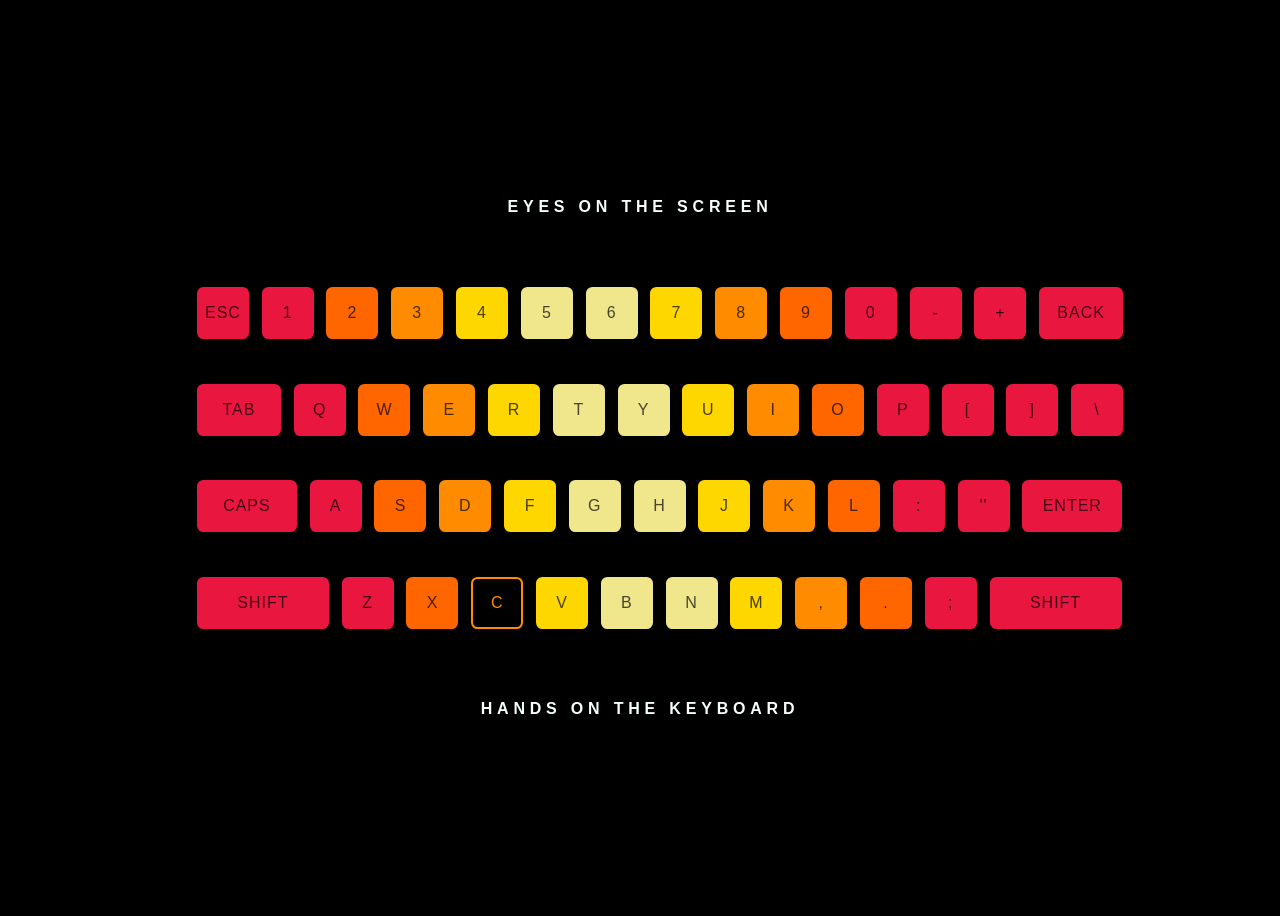
<file: index.html>
<!DOCTYPE html>
<html>

<head>
  <meta charset="UTF-8">
  <meta name="viewport" content="width=device-width, initial-scale=1">
  <title>Anonymous_Cod3r - Keyboard Hero</title>
  <link rel="stylesheet" href="./key.css">
</head>

<body>
  <h1 class="title">Eyes on the screen</h1>
  <div class="keyboard">
    <ul class="row row-0">
      <li class="pinky" id="esc">ESC</li>
      <li class="pinky" id="1">1</li>
      <li class="ring" id="2">2</li>
      <li class="middle" id="3">3</li>
      <li class="pointer1st" id="4">4</li>
      <li class="pointer2nd" id="5">5</li>
      <li class="pointer2nd" id="6">6</li>
      <li class="pointer1st" id="7">7</li>
      <li class="middle" id="8">8</li>
      <li class="ring" id="9">9</li>
      <li class="pinky" id="10">0</li>
      <li class="pinky">-</li>
      <li class="pinky">+</li>
      <li class="pinky" id="back">BACK</li>
    </ul>
    <ul class="row row-1">
      <li class="pinky" id="tab">TAB</li>
      <li class="pinky" id="Q">Q</li>
      <li class="ring" id="W">W</li>
      <li class="middle" id="E">E</li>
      <li class="pointer1st" id="R">R</li>
      <li class="pointer2nd" id="T">T</li>
      <li class="pointer2nd" id="Y">Y</li>
      <li class="pointer1st" id="U">U</li>
      <li class="middle" id="I">I</li>
      <li class="ring" id="O">O</li>
      <li class="pinky" id="P">P</li>
      <li class="pinky">[</li>
      <li class="pinky">]</li>
      <li class="pinky">\</li>
    </ul>
    <ul class="row row-2">
      <li class="pinky" id="caps">CAPS</li>
      <li class="pinky" id="A">A</li>
      <li class="ring" id="S">S</li>
      <li class="middle" id="D">D</li>
      <li class="pointer1st" id="F">F</li>
      <li class="pointer2nd" id="G">G</li>
      <li class="pointer2nd" id="H">H</li>
      <li class="pointer1st" id="J">J</li>
      <li class="middle" id="K">K</li>
      <li class="ring" id="L">L</li>
      <li class="pinky">:</li>
      <li class="pinky">''</li>
      <li class="pinky" id="enter">ENTER</li>
    </ul>
    <ul class="row row-3">
      <li class="pinky" id="left-shift">SHIFT</li>
      <li class="pinky" id="Z">Z</li>
      <li class="ring" id="X">X</li>
      <li class="middle" id="C">C</li>
      <li class="pointer1st" id="V">V</li>
      <li class="pointer2nd" id="B">B</li>
      <li class="pointer2nd" id="N">N</li>
      <li class="pointer1st" id="M">M</li>
      <li class="middle">,</li>
      <li class="ring">.</li>
      <li class="pinky">;</li>
      <li class="pinky" id="right-shift">SHIFT</li>
    </ul>
  </div>
  <h1 class="title">Hands on the keyboard</h1>
  <script src="./key.js"></script>
</body>

</html>
</file>
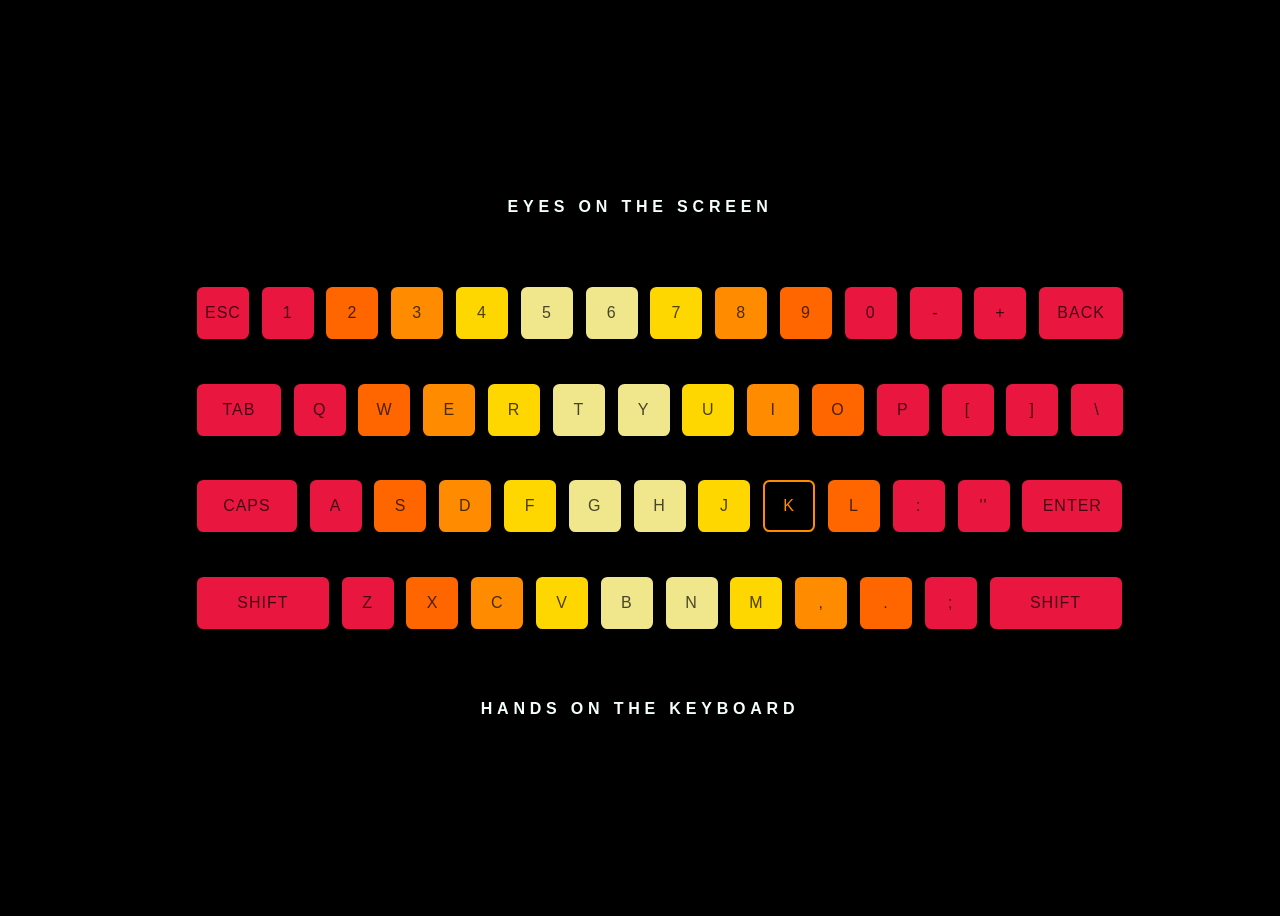
<file: key.html>
<!DOCTYPE html>
<html>

<head>
  <meta charset="UTF-8">
  <meta name="viewport" content="width=device-width, initial-scale=1">
  <title>Anonymous_Cod3r - Keyboard Hero</title>
  <link rel="stylesheet" href="./key.css">
</head>

<body>
  <h1 class="title">Eyes on the screen</h1>
  <div class="keyboard">
    <ul class="row row-0">
      <li class="pinky" id="esc">ESC</li>
      <li class="pinky" id="1">1</li>
      <li class="ring" id="2">2</li>
      <li class="middle" id="3">3</li>
      <li class="pointer1st" id="4">4</li>
      <li class="pointer2nd" id="5">5</li>
      <li class="pointer2nd" id="6">6</li>
      <li class="pointer1st" id="7">7</li>
      <li class="middle" id="8">8</li>
      <li class="ring" id="9">9</li>
      <li class="pinky" id="10">0</li>
      <li class="pinky">-</li>
      <li class="pinky">+</li>
      <li class="pinky" id="back">BACK</li>
    </ul>
    <ul class="row row-1">
      <li class="pinky" id="tab">TAB</li>
      <li class="pinky" id="Q">Q</li>
      <li class="ring" id="W">W</li>
      <li class="middle" id="E">E</li>
      <li class="pointer1st" id="R">R</li>
      <li class="pointer2nd" id="T">T</li>
      <li class="pointer2nd" id="Y">Y</li>
      <li class="pointer1st" id="U">U</li>
      <li class="middle" id="I">I</li>
      <li class="ring" id="O">O</li>
      <li class="pinky" id="P">P</li>
      <li class="pinky">[</li>
      <li class="pinky">]</li>
      <li class="pinky">\</li>
    </ul>
    <ul class="row row-2">
      <li class="pinky" id="caps">CAPS</li>
      <li class="pinky" id="A">A</li>
      <li class="ring" id="S">S</li>
      <li class="middle" id="D">D</li>
      <li class="pointer1st" id="F">F</li>
      <li class="pointer2nd" id="G">G</li>
      <li class="pointer2nd" id="H">H</li>
      <li class="pointer1st" id="J">J</li>
      <li class="middle" id="K">K</li>
      <li class="ring" id="L">L</li>
      <li class="pinky">:</li>
      <li class="pinky">''</li>
      <li class="pinky" id="enter">ENTER</li>
    </ul>
    <ul class="row row-3">
      <li class="pinky" id="left-shift">SHIFT</li>
      <li class="pinky" id="Z">Z</li>
      <li class="ring" id="X">X</li>
      <li class="middle" id="C">C</li>
      <li class="pointer1st" id="V">V</li>
      <li class="pointer2nd" id="B">B</li>
      <li class="pointer2nd" id="N">N</li>
      <li class="pointer1st" id="M">M</li>
      <li class="middle">,</li>
      <li class="ring">.</li>
      <li class="pinky">;</li>
      <li class="pinky" id="right-shift">SHIFT</li>
    </ul>
  </div>
  <h1 class="title">Hands on the keyboard</h1>
  <script src="./key.js"></script>
</body>

</html>
</file>
<file: key.css>
body {
  background-color: black;
  font-family: "Helvetica Neue", Helvetica, Arial, sans-serif;
  font-weight: 500;
  display: flex;
  flex-direction: column;
  justify-content: center;
  align-items: center;
  height: 100vh;
}
body::-webkit-scrollbar{
  width: 0;
}

.title {
  color: mintcream;
  text-transform: uppercase;
  margin-top: 3em;
  margin-bottom: 3em;
  font-size: 1em;
  letter-spacing: 0.3em;
}

.keyboard {
  display: flex;
  flex-direction: column;
}

.row {
  list-style: none;
  display: flex;
}

li {
  height: 3em;
  width: 3em;
  color: rgba(0,0,0,0.7);
  border-radius: 0.4em;
  line-height: 3em;
  letter-spacing: 1px;
  margin: 0.4em;
  transition: 0.3s;
  text-align: center;
  font-size: 1em;
}

#tab {
  width: 5em;
}

#caps {
  width: 6em;
}

#left-shift {
  width: 8em;
}

#enter {
  width: 6em;
}

#right-shift {
  width: 8em;
}

#back {
  width: 5em;
}

.pinky { 
  background-color: hsl(348, 83%, 50%);
  border: 2px solid hsl(348, 83%, 50%);
}
.pinky.selected {
  color: hsl(348, 83%, 50%);
}

.ring { 
  background-color: hsl(24, 100%, 50%);
  border: 2px solid hsl(24, 100%, 50%);
}
.ring.selected {
  color: hsl(24, 100%, 50%);
}

.middle { 
  background-color: darkorange;
  border: 2px solid darkorange;
}
.middle.selected {
  color: darkorange;
}

.pointer1st { 
  background-color: gold;
  border: 2px solid gold;
}
.pointer1st.selected {
  color: gold;
}

.pointer2nd { 
  background-color: khaki;
  border: 2px solid khaki;
}
.pointer2nd.selected {
  color: khaki;
}

.fill-out-key {
  background-color: slategrey;
  border: 2px solid slategrey;
}

.selected {
  background-color: transparent;
  	-webkit-animation: vibrate-1 0.3s linear infinite both;
	        animation: vibrate-1 0.3s linear infinite both;
}

.hit {
	-webkit-animation: hit 0.3s cubic-bezier(0.390, 0.575, 0.565, 1.000) both;
	        animation: hit 0.3s cubic-bezier(0.390, 0.575, 0.565, 1.000) both;
}

@-webkit-keyframes hit {
  0% {
    -webkit-transform: scale(1.2);
            transform: scale(1.2);
  }
  100% {
    -webkit-transform: scale(1);
            transform: scale(1);
  }
}
@keyframes hit {
  0% {
    -webkit-transform: scale(1.2);
            transform: scale(1.2);
  }
  100% {
    -webkit-transform: scale(1);
            transform: scale(1);
  }
}

@-webkit-keyframes vibrate-1 {
  0% {
    -webkit-transform: translate(0);
            transform: translate(0);
  }
  20% {
    -webkit-transform: translate(-2px, 2px);
            transform: translate(-2px, 2px);
  }
  40% {
    -webkit-transform: translate(-2px, -2px);
            transform: translate(-2px, -2px);
  }
  60% {
    -webkit-transform: translate(2px, 2px);
            transform: translate(2px, 2px);
  }
  80% {
    -webkit-transform: translate(2px, -2px);
            transform: translate(2px, -2px);
  }
  100% {
    -webkit-transform: translate(0);
            transform: translate(0);
  }
}
@keyframes vibrate-1 {
  0% {
    -webkit-transform: translate(0);
            transform: translate(0);
  }
  20% {
    -webkit-transform: translate(-2px, 2px);
            transform: translate(-2px, 2px);
  }
  40% {
    -webkit-transform: translate(-2px, -2px);
            transform: translate(-2px, -2px);
  }
  60% {
    -webkit-transform: translate(2px, 2px);
            transform: translate(2px, 2px);
  }
  80% {
    -webkit-transform: translate(2px, -2px);
            transform: translate(2px, -2px);
  }
  100% {
    -webkit-transform: translate(0);
            transform: translate(0);
  }
}
</file>
